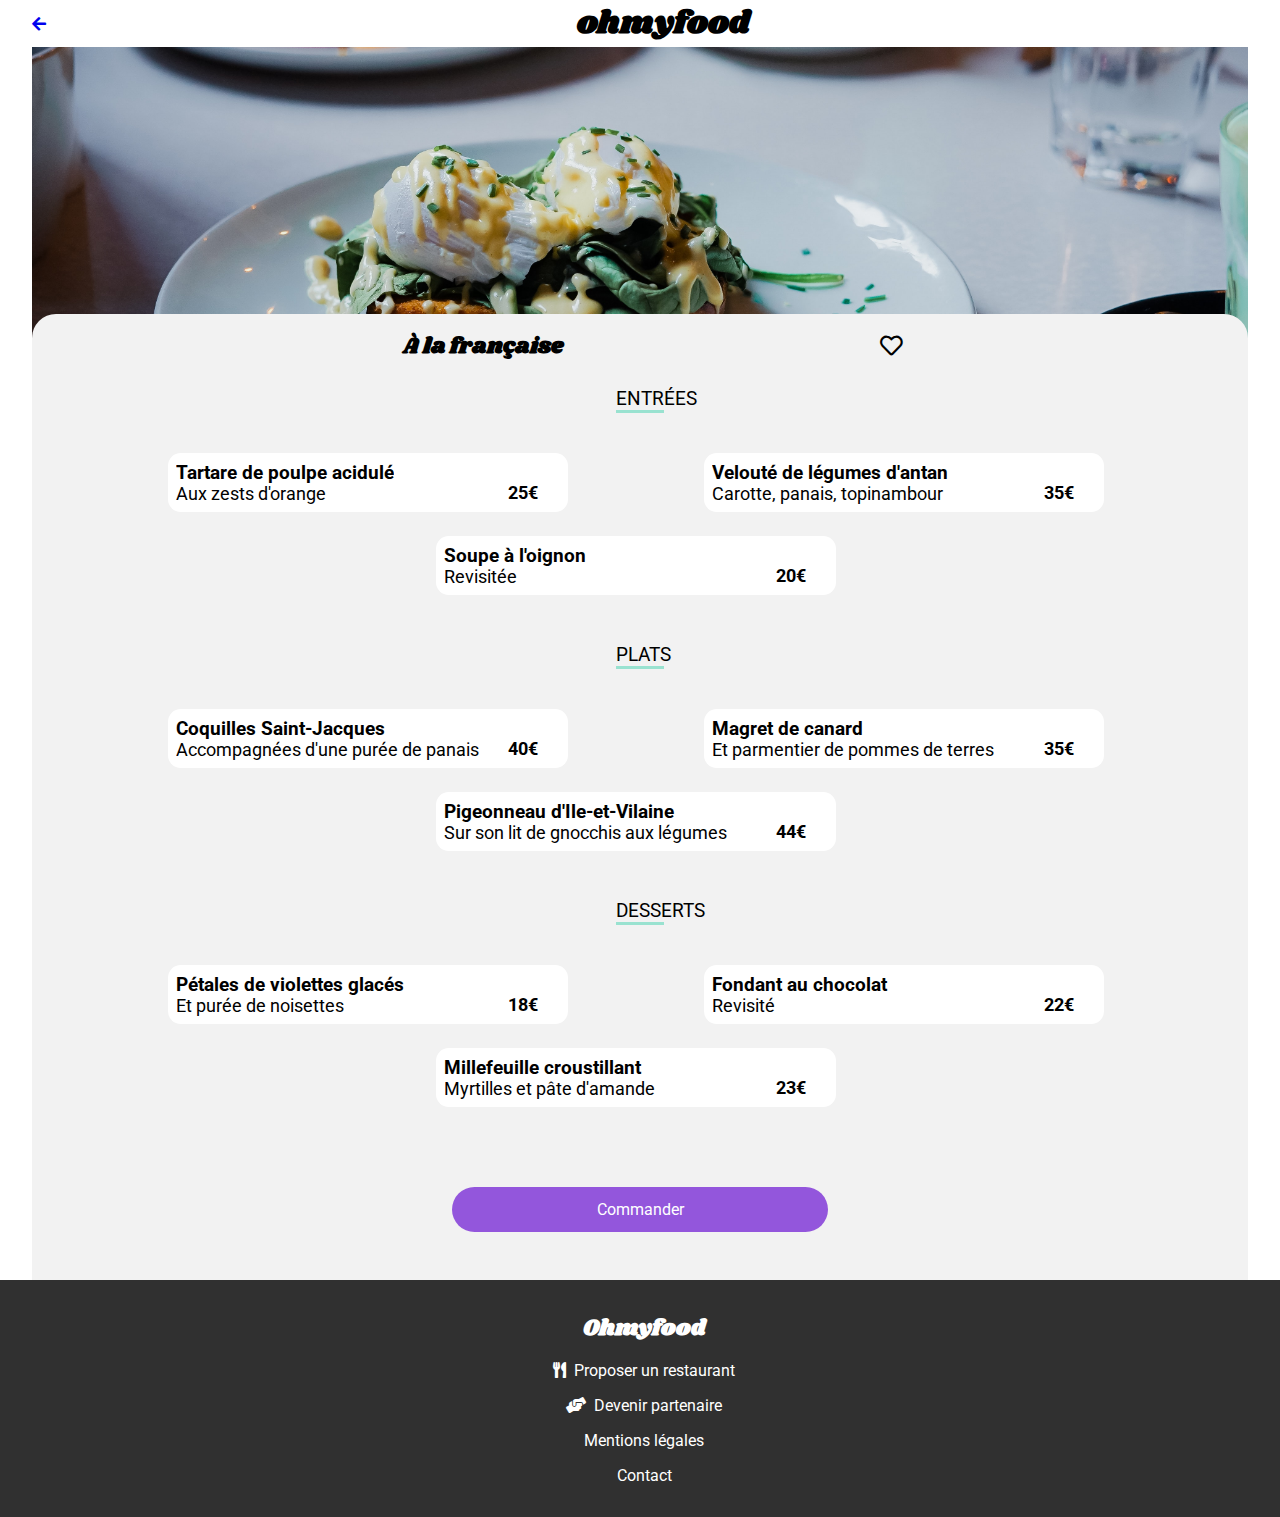
<file: Menu-Alafrançaise.html>
<!DOCTYPE html>
<html lang="fr">
<head>
    <meta charset="UTF-8">
    <meta name="viewport" content="width=device-width, initial-scale=1.0">
    <link rel="stylesheet" href="public/css/animation/animation.css">
    <link rel="stylesheet" href="public/css/menu/menu.css">
    <link rel="stylesheet" href="public/css/main/main.css">
    <link rel="stylesheet" href="public/css/responsive/responsive.css">
    <link rel="preconnect" href="https://fonts.gstatic.com">
    <link href="https://fonts.googleapis.com/css2?family=Roboto:wght@100;400&display=swap" rel="stylesheet">
    <link rel="preconnect" href="https://fonts.gstatic.com">
    <link href="https://fonts.googleapis.com/css2?family=Shrikhand&display=swap" rel="stylesheet">
    <link rel="stylesheet" href="https://cdnjs.cloudflare.com/ajax/libs/font-awesome/5.13.1/css/all.min.css"/>
    <title>A la française</title>
</head>
<body>
    <header class="header2">
        <a class="fas fa-arrow-left" href="index.html"></a>
        <h1>ohmyfood</h1>
    </header> 
    <section class="restaurant">
        <h2 hidden>restaurants</h2>
        <p><img src="public/images/toa-heftiba-DQKerTsQwi0-unsplash.jpg" alt="photo plat restaurant à la française"></p> 
        <section class="restaurant_menu"><!--PS: effets demandés voir sur doc debrief projet 3-->
            <h2 hidden>restaurant_menu</h2>
            <article class="title">
                <h2>&Agrave; la française</h2>
                <button><i class="far fa-heart"></i></button>
            </article>
            <section class="menu">
                <h2 hidden>menu</h2>
                <section class="animation animation1">
                    <h3>ENTR&Eacute;ES</h3><!--Titre pour référencement naturel-->
                    <div><!--créer div pour gérer le responsive des articles dans chaque page menu-->
                        <article class="card">
                            <h3 hidden>card</h3>
                            <article class="intitule">
                                <h4 class="suspension">Tartare de poulpe acidulé</h4>
                                <p>Aux zests d'orange</p>
                            </article>
                            <article class="sous_intitule">
                                <h4 hidden>sous_intitule</h4>
                                <p>25€</p>
                                <p class="check"><i class="fas fa-check"></i></p>
                            </article>
                        </article>
                        <article class="card">
                            <h3 hidden>card</h3>
                            <article class="intitule">
                                <h4 class="suspension">Velouté de légumes d'antan</h4>
                                <p class="suspension">Carotte, panais, topinambour</p>
                            </article>    
                            <article class="sous_intitule">
                                <h4 hidden>sous_intitule</h4>
                                <p>35€</p>
                                <p class="check"><i class="fas fa-check"></i></p>
                            </article>
                        </article>    
                        <article class="card">
                            <h3 hidden>card</h3>
                            <article class="intitule">
                                <h4>Soupe à l'oignon</h4>
                                <p>Revisitée</p>
                            </article>
                            <article class="sous_intitule">
                                <h4 hidden>sous_intitule</h4>
                                <p>20€</p>
                                <p class="check"><i class="fas fa-check"></i></p>
                            </article>    
                        </article>
                    </div>    
                </section>    
                
                <section class="animation animation2">
                    <h3>PLATS</h3>
                    <div><!--créer div pour gérer le responsive des articles dans chaque page menu-->
                        <article class="card">
                            <h3 hidden>card</h3>
                            <article class="intitule">
                                <h4 class="suspension">Coquilles Saint-Jacques</h4>
                                <p class="suspension">Accompagnées d'une purée de panais</p>
                            </article>
                            <article class="sous_intitule"> 
                                <h4 hidden>sous_intitule</h4>
                                <p>40€</p>
                                <p class="check"><i class="fas fa-check"></i></p>
                            </article>    
                        </article>
                        <article class="card">
                            <h3 hidden>card</h3>
                            <article class="intitule">
                                <h4>Magret de canard</h4>
                                <p class="suspension">Et parmentier de pommes de terres</p>
                            </article>
                            <article class="sous_intitule">
                                <h4 hidden>sous_intitule</h4>
                                <p>35€</p>
                                <p class="check"><i class="fas fa-check"></i></p>
                            </article>
                        </article>
                        <article class="card">
                            <h3 hidden>card</h3>
                            <article class="intitule">
                                <h4 class="suspension">Pigeonneau d'Ile-et-Vilaine</h4>
                                <p class="suspension">Sur son lit de gnocchis aux légumes</p>
                            </article>    
                            <article class="sous_intitule">
                                <h4 hidden>sous_intitule</h4>
                                <p>44€</p>
                                <p class="check"><i class="fas fa-check"></i></p>
                            </article>    
                        </article>
                    </div>    
                </section>

                <section class="animation animation3">
                    <h3>DESSERTS</h3>
                    <div><!--créer div pour gérer le responsive des articles dans chaque page menu-->
                        <article class="card">
                            <h3 hidden>card</h3>
                            <article class="intitule">
                                <h4 class="suspension">Pétales de violettes glacés</h4>
                                <p>Et purée de noisettes</p>
                            </article>
                            <article class="sous_intitule"> 
                                <h4 hidden>sous_intitule</h4>
                                <p>18€</p>
                                <p class="check"><i class="fas fa-check"></i></p>
                            </article>
                        </article>    
                        <article class="card">
                            <h3 hidden>card</h3>
                            <article class="intitule">
                                <h4>Fondant au chocolat</h4>
                                <p>Revisité</p>
                            </article>
                            <article class="sous_intitule">
                                <h4 hidden>sous_intitule</h4>
                                <p>22€</p>
                                <p class="check"><i class="fas fa-check"></i></p>
                            </article>
                        </article>
                        <article class="card">
                            <h3 hidden>card</h3>
                            <article class="intitule">
                                <h4>Millefeuille croustillant</h4>
                                <p>Myrtilles et pâte d'amande</p>
                            </article>
                            <article class="sous_intitule"> 
                                <h4 hidden>sous_intitule</h4> 
                                <p>23€</p>
                                <p class="check"><i class="fas fa-check"></i></p>
                            </article>  
                        </article>
                    </div>    
                </section>    
            </section>
            <p class="btn"><a href="#">Commander</a></p><!--btn idem page Accueil-->
        </section> 
    </section>
    <footer>
        <section>
            <h5>Ohmyfood</h5>
            <ul>
                <li><i class="fas fa-utensils"></i><a href="#">Proposer un restaurant</a></li>
                <li><i class="fas fa-hands-helping"></i><a href="#">Devenir partenaire</a></li>
                <li><a href="#">Mentions légales</a></li>
                <li><a href="mailto:adresse@mail.com">Contact</a></li>
            </ul>
        </section>
    </footer>
</body>
</html>
</file>
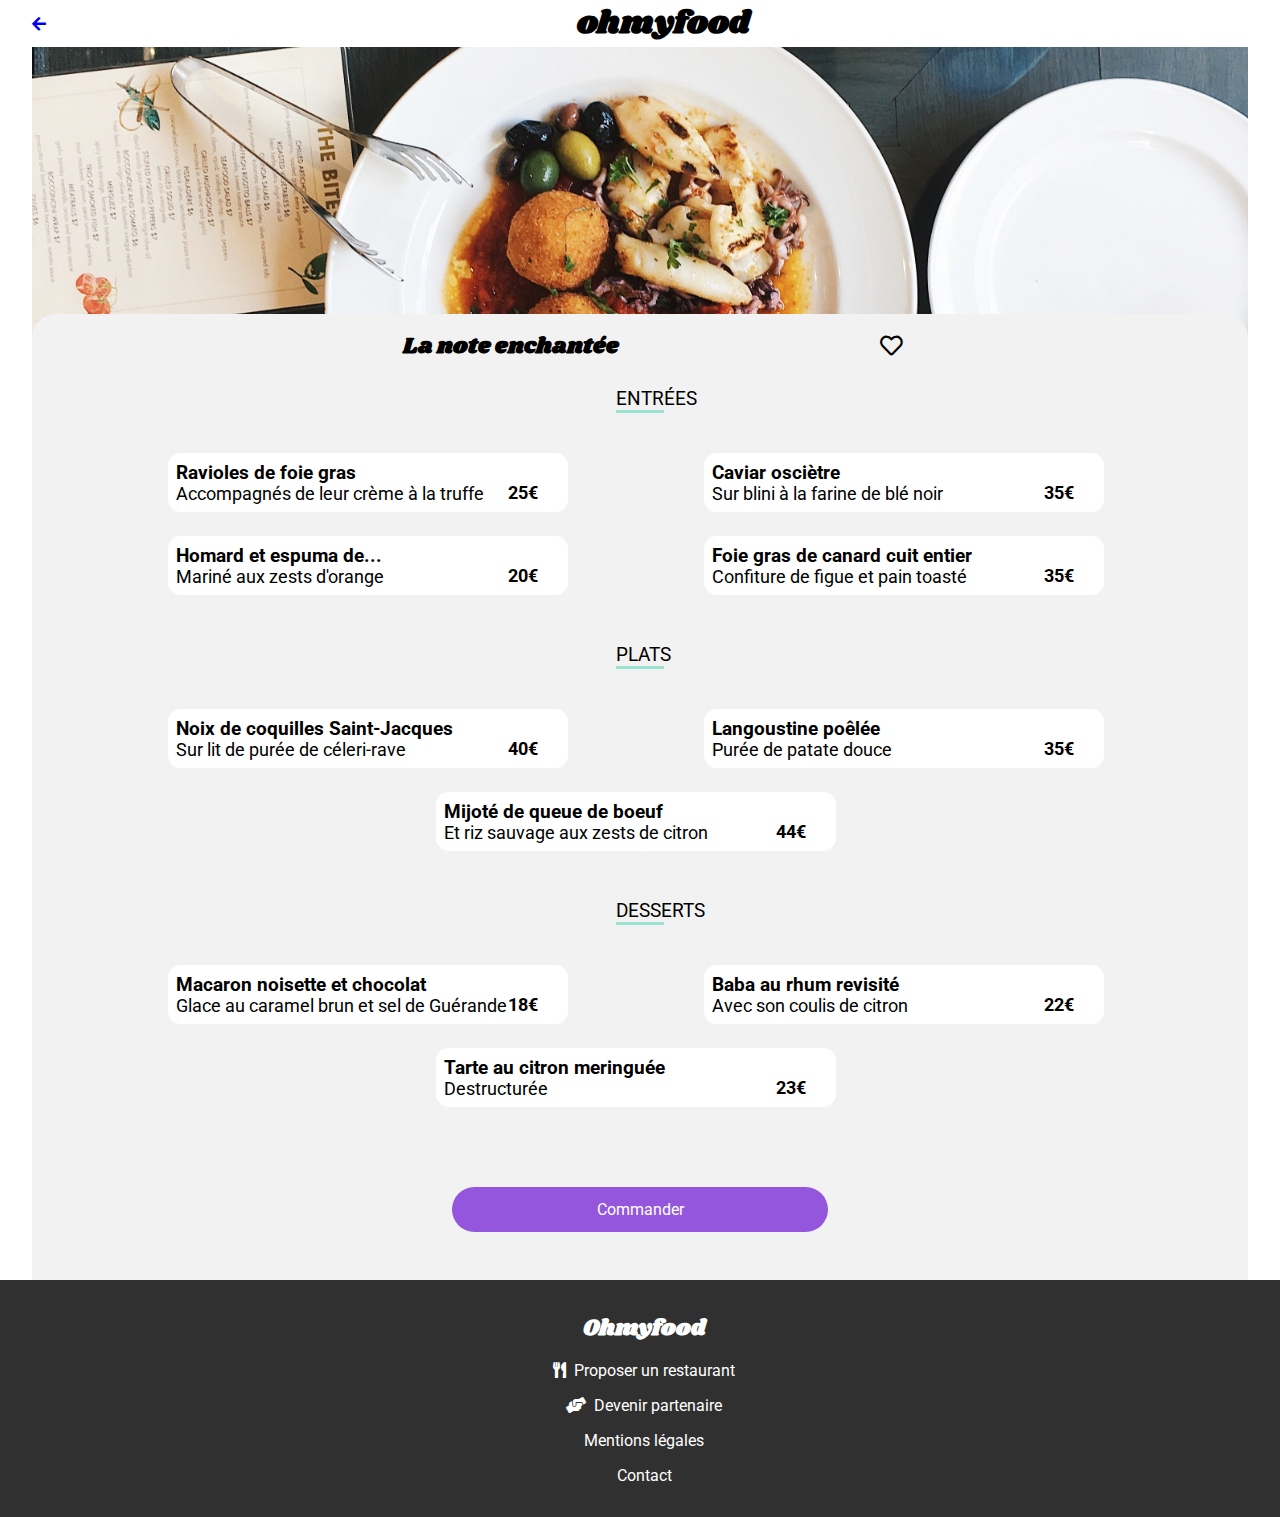
<file: Menu-Lanoteenchantée.html>
<!DOCTYPE html>
<html lang="fr">
<head>
    <meta charset="UTF-8">
    <meta name="viewport" content="width=device-width, initial-scale=1.0">
    <link rel="stylesheet" href="public/css/animation/animation.css">
    <link rel="stylesheet" href="public/css/menu/menu.css">
    <link rel="stylesheet" href="public/css/main/main.css">
    <link rel="stylesheet" href="public/css/responsive/responsive.css">
    <link rel="preconnect" href="https://fonts.gstatic.com">
    <link href="https://fonts.googleapis.com/css2?family=Roboto:wght@100;400&display=swap" rel="stylesheet">
    <link rel="preconnect" href="https://fonts.gstatic.com">
    <link href="https://fonts.googleapis.com/css2?family=Shrikhand&display=swap" rel="stylesheet">
    <link rel="stylesheet" href="https://cdnjs.cloudflare.com/ajax/libs/font-awesome/5.13.1/css/all.min.css"/>
    <title>La note enchant&eacute;e</title>
</head>
<body>
    <header class="header2">
        <a href="index.html" class="fas fa-arrow-left"></a><!--lien menant vers la page d'accueil-->
        <h1>ohmyfood</h1>
    </header> 
    <section class="restaurant">
        <h2 hidden>restaurant</h2>
        <p><img src="public/images/stil-u2Lp8tXIcjw-unsplash.jpg" alt="photo plat restaurant la note enchantée"></p> 
        <section class="restaurant_menu">
            <h2 hidden>restaurant_menu</h2>
            <article class="title">
                <h2>La note enchantée</h2>
                <button><i class="far fa-heart"></i></button>
            </article> 
            <section class="menu">
                <h2 hidden>menu</h2>
                <section class="animation animation1">
                    <h3>ENTR&Eacute;ES</h3><!--Titre au lieu de <p> pour référencement naturel-->
                    <div>
                        <article class="card">
                            <h3 hidden>card</h3>
                            <article class="intitule">
                                <h4>Ravioles de foie gras</h4><!--titre pour le référencement naturel-->
                                <p class="suspension">Accompagnés de leur crème à la truffe</p>
                            </article>
                            <article class="sous_intitule">  
                                <h4 hidden>sous_intitule</h4>
                                <p>25€</p>
                                <p class="check"><i class="fas fa-check"></i></p>
                            </article>
                        </article>    
                        <article class="card">
                            <h3 hidden>card</h3>
                            <article class="intitule">
                                <h4>Caviar osciètre</h4>
                                <p>Sur blini à la farine de blé noir</p>
                            </article>
                            <article class="sous_intitule">
                                <h4 hidden>sous_intitule</h4>
                                <p>35€</p>
                                <p class="check"><i class="fas fa-check"></i></p>   
                            </article>
                        </article>
                        <article class="card">
                            <h3 hidden>card</h3>
                            <article class="intitule">
                                <h4>Homard et espuma de...</h4>
                                <p>Mariné aux zests d'orange</p>
                            </article>
                            <article class="sous_intitule"> 
                                <h4 hidden>sous_intitule</h4>
                                <p>20€</p>
                                <p class="check"><i class="fas fa-check"></i></p>
                            </article>    
                        </article>
                        <article class="card">
                            <h3 hidden>card</h3>
                            <article class="intitule">
                                <h4 class="suspension">Foie gras de canard cuit entier</h4>
                                <p class="suspension">Confiture de figue et pain toasté</p>
                            </article>
                            <article class="sous_intitule">
                                <h4 hidden>sous_intitule</h4>
                                <p>35€</p>
                                <p class="check"><i class="fas fa-check"></i></p>
                            </article>    
                        </article>
                    </div>    
                </section>

                <section class="animation animation2">
                    <h3>PLATS</h3>
                    <div>
                        <article class="card">
                            <h3 hidden>card</h3>
                            <article class="intitule">
                                <h4 class="suspension">Noix de coquilles Saint-Jacques</h4>
                                <p class="suspension">Sur lit de purée de céleri-rave</p>
                            </article>
                            <article class="sous_intitule">
                                <h4 hidden>sous_intitule</h4>
                                <p>40€</p>
                                <p class="check"><i class="fas fa-check"></i></p>
                            </article>
                        </article>        
                        <article class="card">
                            <h3 hidden>card</h3>
                            <article class="intitule">
                                <h4>Langoustine poêlée</h4>
                                <p>Purée de patate douce</p>
                            </article>
                            <article class="sous_intitule">
                                <h4 hidden>sous_intitule</h4>
                                <p>35€</p>
                                <p class="check"><i class="fas fa-check"></i></p>    
                            </article>
                        </article>
                        <article class="card">
                            <h3 hidden>card</h3>
                            <article class="intitule">
                                <h4 class="suspension">Mijoté de queue de boeuf</h4>
                                <p class="suspension">Et riz sauvage aux zests de citron</p>
                            </article>
                            <article class="sous_intitule">
                                <h4 hidden>sous_intitule</h4>
                                <p>44€</p>
                                <p class="check"><i class="fas fa-check"></i></p>    
                            </article>
                        </article>  
                    </div>      
                </section>

                <section class=" animation animation3">
                    <h3>DESSERTS</h3>
                    <div>
                        <article class="card">
                            <h3 hidden>card</h3>
                            <article class="intitule">
                                <h4 class="suspension">Macaron noisette et chocolat</h4>
                                <p class="suspension">Glace au caramel brun et sel de Guérande</p>
                            </article>
                            <article class="sous_intitule">
                                <h4 hidden>sous_intitule</h4>
                                <p>18€</p>
                                <p class="check"><i class="fas fa-check"></i></p>
                            </article>    
                        </article>
                        <article class="card">
                            <h3 hidden>card</h3>
                            <article class="intitule">
                                <h4>Baba au rhum revisité</h4>
                                <p>Avec son coulis de citron</p>
                            </article>
                            <article class="sous_intitule">
                                <h4 hidden>sous_intitule</h4>
                                <p>22€</p>
                                <p class="check"><i class="fas fa-check"></i></p>
                            </article>    
                        </article>
                        <article class="card">
                            <h3 hidden>card</h3>
                            <article class="intitule">
                                <h4 class="suspension">Tarte au citron meringuée</h4>
                                <p>Destructurée</p>
                            </article>
                            <article class="sous_intitule">
                                <h4 hidden>sous_intitule</h4>
                                <p>23€</p>
                                <p class="check"><i class="fas fa-check"></i></p>
                            </article>      
                        </article>
                    </div>    
                </section>
            </section> 
            <p class="btn"><a href="#">Commander</a></p>
        </section>
    </section>    
    <footer>
        <section>
            <h5>Ohmyfood</h5>
            <ul>
                <li><i class="fas fa-utensils"></i><a href="#">Proposer un restaurant</a></li>
                <li><i class="fas fa-hands-helping"></i><a href="#">Devenir partenaire</a></li>
                <li><a href="#">Mentions légales</a></li>
                <li><a href="mailto:adresse@mail.com">Contact</a></li>
            </ul>
        </section>
    </footer>
</body>
</html>
</file>
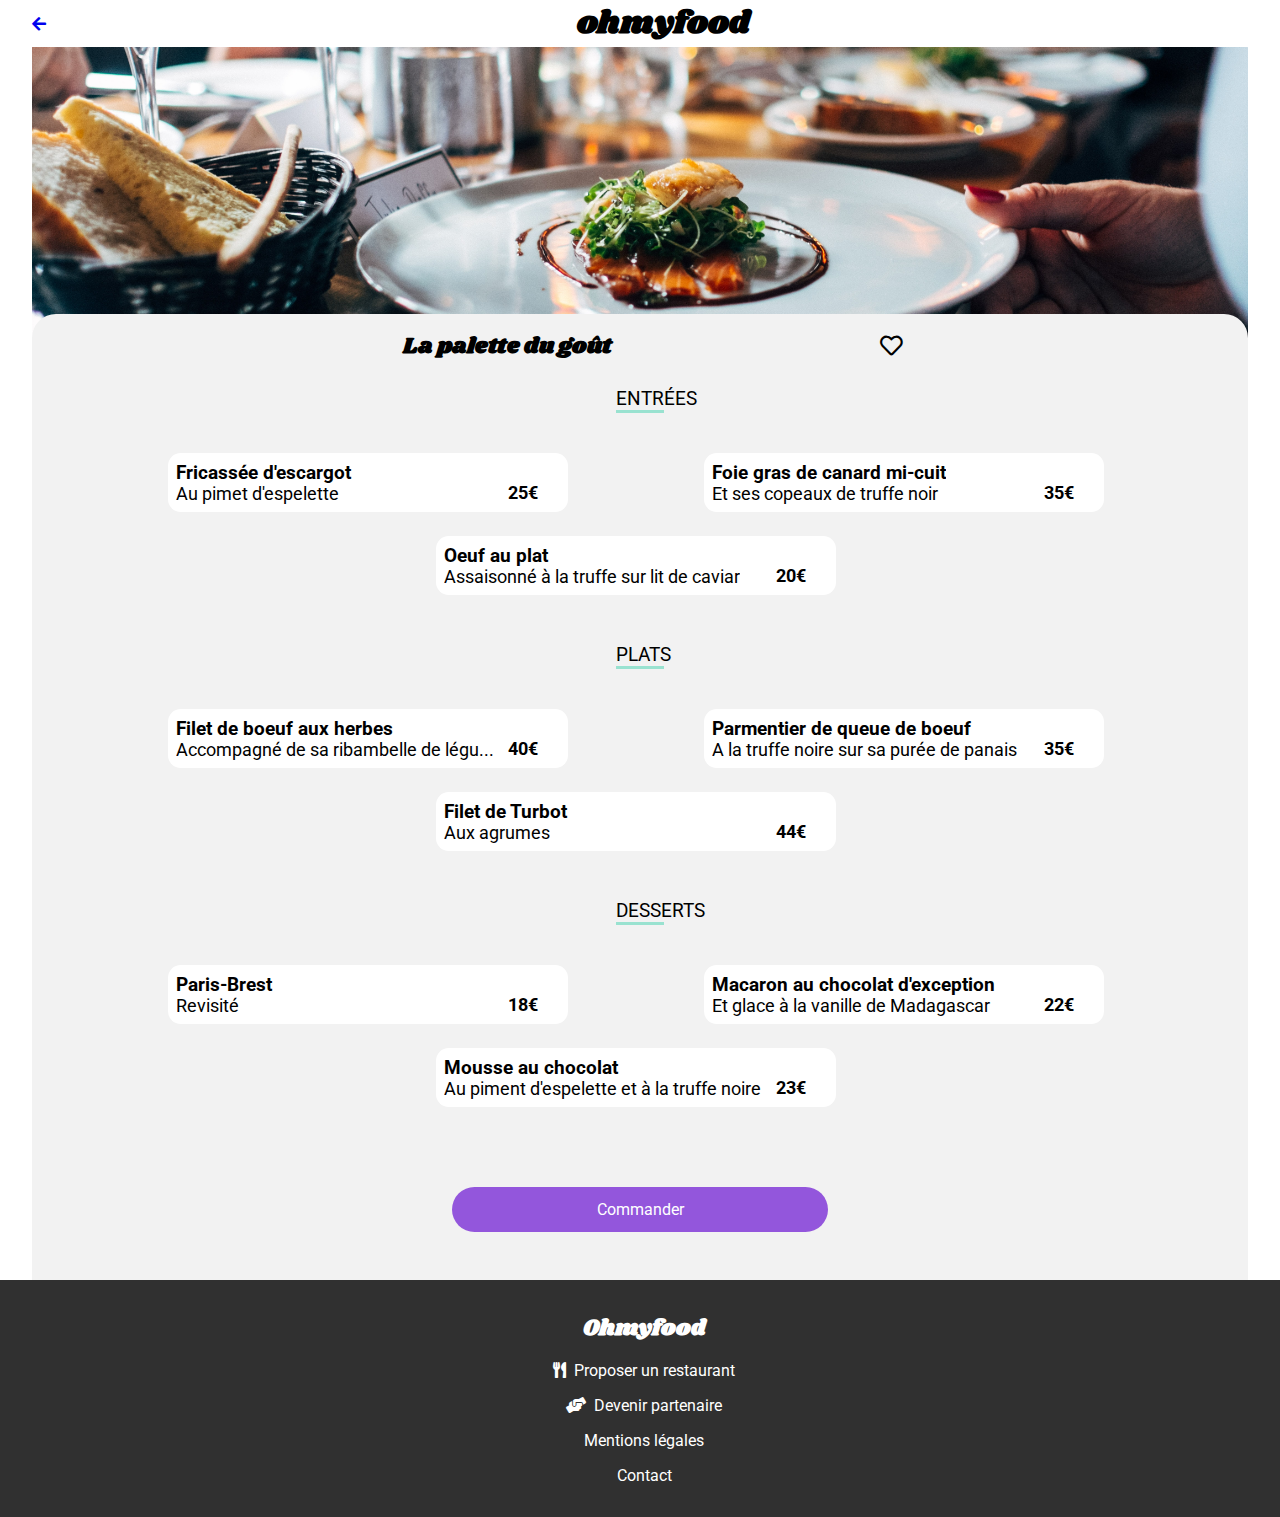
<file: Menu-Lapalettedugoût.html>
<!DOCTYPE html>
<html lang="fr">
<head>
    <meta charset="UTF-8">
    <meta name="viewport" content="width=device-width, initial-scale=1.0">
    <link rel="stylesheet" href="public/css/animation/animation.css">
    <link rel="stylesheet" href="public/css/menu/menu.css">
    <link rel="stylesheet" href="public/css/main/main.css">
    <link rel="stylesheet" href="public/css/responsive/responsive.css">
    <link rel="preconnect" href="https://fonts.gstatic.com">
    <link href="https://fonts.googleapis.com/css2?family=Roboto:wght@100;400&display=swap" rel="stylesheet">
    <link rel="preconnect" href="https://fonts.gstatic.com">
    <link href="https://fonts.googleapis.com/css2?family=Shrikhand&display=swap" rel="stylesheet">
    <link rel="stylesheet" href="https://cdnjs.cloudflare.com/ajax/libs/font-awesome/5.13.1/css/all.min.css"/>
    <title>La palette du go&ucirc;t</title>
</head>
<body>
    <header class="header2">
        <a href="index.html" class="fas fa-arrow-left"></a><!--lien menant vers la page d'accueil-->
        <h1>ohmyfood</h1>
    </header> 
    <section class="restaurant">
        <h2 hidden>restaurant</h2>
        <p><img src="public/images/jay-wennington-N_Y88TWmGwA-unsplash.jpg" alt="photo plat restaurant la palette du goût"></p> 
        <section class="restaurant_menu"><!--PS: effets demandés voir sur doc debrief projet 3-->
            <h2 hidden>restaurant_menu</h2>
            <article class="title">
                <h2>La palette du goût</h2>
                <button><i class="far fa-heart"></i></button>
            </article> 
            <section class="menu">
                <h2 hidden>menu</h2>
                <section class="animation animation1">
                    <h3>ENTR&Eacute;ES</h3> <!--Les h3 et h4 utilisés sont pour le référencement naturel-->
                    <div>
                        <article class="card">
                            <h3 hidden>card</h3>
                            <article class="intitule">
                                <h4>Fricassée d'escargot</h4>
                                <p>Au pimet d'espelette</p>
                            </article>
                            <article class="sous_intitule">
                                <h4 hidden>sous_intitule</h4>
                                <p>25€</p>
                                <p class="check"><i class="fas fa-check"></i></p>   
                            </article>
                        </article>    
                        <article class="card">
                            <h3 hidden>card</h3>
                            <article class="intitule">
                                <h4 class="suspension">Foie gras de canard mi-cuit</h4>
                                <p class="suspension">Et ses copeaux de truffe noir</p>
                            </article>
                            <article class="sous_intitule"> 
                                <h4 hidden>sous_intitule</h4> 
                                <p>35€</p>
                                <p class="check"><i class="fas fa-check"></i></p>
                            </article>      
                        </article>
                        <article class="card">
                            <h3 hidden>card</h3>
                            <article class="intitule">
                                <h4>Oeuf au plat</h4>
                                <p class="suspension">Assaisonné à la truffe sur lit de caviar</p>
                            </article>
                            <article class="sous_intitule">
                                <h4 hidden>sous_intitule</h4>
                                <p>20€</p>
                                <p class="check"><i class="fas fa-check"></i></p>
                            </article>     
                        </article>
                    </div>    
                </section>

                <section class="animation animation2">
                    <h3>PLATS</h3>
                    <div>
                        <article class="card">
                            <h3 hidden>card</h3>
                            <article class="intitule">
                                <h4 class="suspension">Filet de boeuf aux herbes</h4>
                                <p class="suspension">Accompagné de sa ribambelle de légu...</p>
                            </article>
                            <article class="sous_intitule">
                                <h4 hidden>sous_intitule</h4>
                                <p>40€</p>
                                <p class="check"><i class="fas fa-check"></i></p>
                            </article>    
                        </article>
                        <article class="card">
                            <h3 hidden>card</h3>
                            <article class="intitule">
                                <h4 class="suspension">Parmentier de queue de boeuf</h4>
                                <p class="suspension">A la truffe noire sur sa purée de panais</p>
                            </article>
                            <article class="sous_intitule"> 
                                <h4 hidden>sous_intitule</h4>
                                <p>35€</p>
                                <p class="check"><i class="fas fa-check"></i></p>
                            </article>     
                        </article>
                        <article class="card">
                            <h3 hidden>card</h3>
                            <article class="intitule">
                                <h4>Filet de Turbot</h4>
                                <p>Aux agrumes</p>
                            </article>
                            <article class="sous_intitule">  
                                <h4 hidden>sous_intitule</h4>
                                <p>44€</p>
                                <p class="check"><i class="fas fa-check"></i></p>
                            </article>    
                        </article>
                    </div>    
                </section>

                <section class="animation animation3">
                    <h3>DESSERTS</h3>
                    <div>
                        <article class="card">
                            <h3 hidden>card</h3>
                            <article class="intitule">
                                <h4>Paris-Brest</h4>
                                <p>Revisité</p>
                            </article>
                            <article class="sous_intitule"> 
                                <h4 hidden>sous_intitule</h4>  
                                <p>18€</p>
                                <p class="check"><i class="fas fa-check"></i></p>
                            </article>    
                        </article>   
                        <article class="card">
                            <h3 hidden>card</h3>
                            <article class="intitule">
                                <h4 class="suspension">Macaron au chocolat d'exception</h4>
                                <p class="suspension">Et glace à la vanille de Madagascar</p>
                            </article>    
                            <article class="sous_intitule">
                                <h4 hidden>sous_intitule</h4>
                                <p>22€</p>
                                <p class="check"><i class="fas fa-check"></i></p>
                            </article>      
                        </article>
                        <article class="card">
                            <h3 hidden>card</h3>
                            <article class="intitule">
                                <h4>Mousse au chocolat</h4>
                                <p class="suspension">Au piment d'espelette et à la truffe noire</p>
                            </article>
                            <article class="sous_intitule">
                                <h4 hidden>sous_intitule</h4>
                                <p>23€</p>
                                <p class="check"><i class="fas fa-check"></i></p>
                            </article>        
                        </article>
                    </div>    
                </section>
            </section>    
            <p class="btn"><a href="#">Commander</a></p>
        </section> 
    </section>
    <footer>
        <section>
            <h5>Ohmyfood</h5>
            <ul>
                <li><i class="fas fa-utensils"></i><a href="#">Proposer un restaurant</a></li>
                <li><i class="fas fa-hands-helping"></i><a href="#">Devenir partenaire</a></li>
                <li><a href="#">Mentions légales</a></li>
                <li><a href="mailto:adresse@mail.com">Contact</a></li>
            </ul>
        </section>
    </footer>
</body>
</html>
</file>
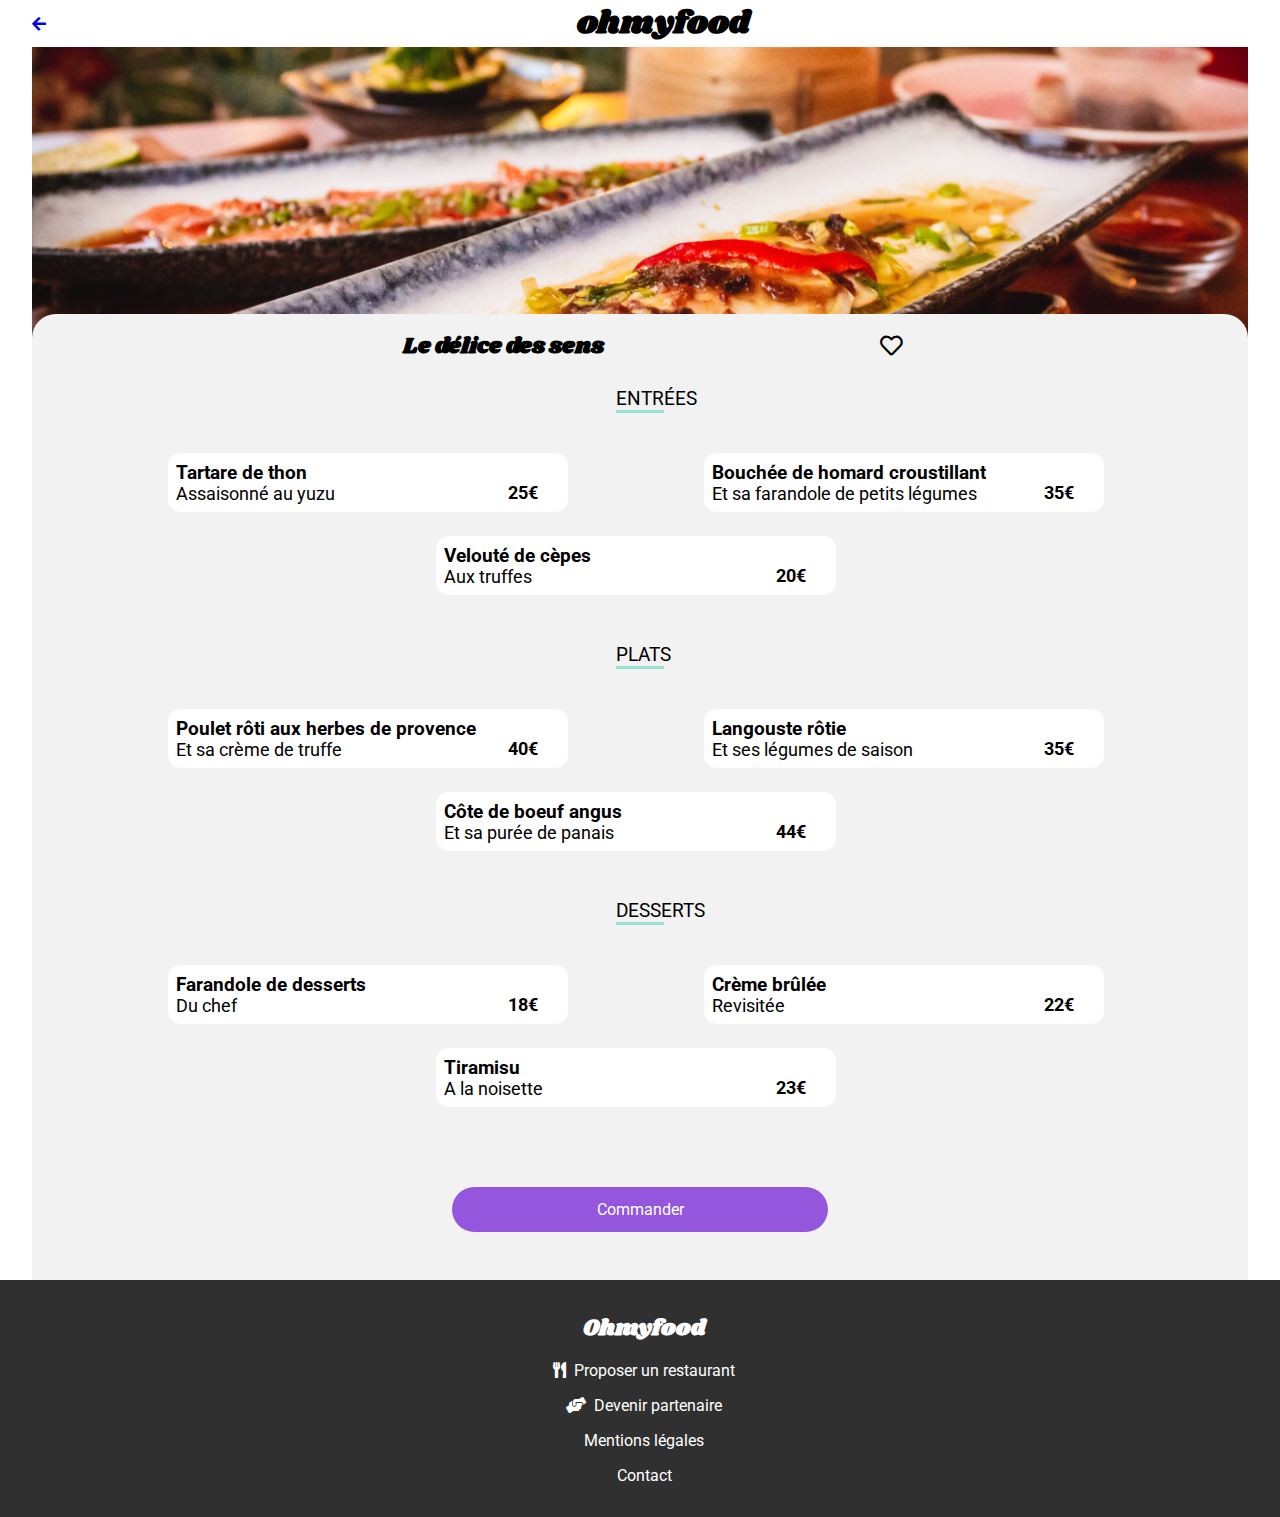
<file: Menu-Ledélicedessens.html>
<!DOCTYPE html>
<html lang="fr">
<head>
    <meta charset="UTF-8">
    <meta name="viewport" content="width=device-width, initial-scale=1.0">
    <link rel="stylesheet" href="public/css/animation/animation.css">
    <link rel="stylesheet" href="public/css/menu/menu.css">
    <link rel="stylesheet" href="public/css/main/main.css">
    <link rel="stylesheet" href="public/css/responsive/responsive.css">
    <link rel="preconnect" href="https://fonts.gstatic.com">
    <link href="https://fonts.googleapis.com/css2?family=Roboto:wght@100;400&display=swap" rel="stylesheet">
    <link rel="preconnect" href="https://fonts.gstatic.com">
    <link href="https://fonts.googleapis.com/css2?family=Shrikhand&display=swap" rel="stylesheet">
    <link rel="stylesheet" href="https://cdnjs.cloudflare.com/ajax/libs/font-awesome/5.13.1/css/all.min.css"/>
    <title>Le délice des sens</title>
</head>
<body>
    <header class="header2">
        <a href="index.html" class="fas fa-arrow-left"></a><!--lien menant vers la page d'accueil-->
        <h1>ohmyfood</h1>
    </header> 
    <section class="restaurant">
        <h2 hidden>restaurant</h2>
        <p><img src="public/images/louis-hansel-shotsoflouis-qNBGVyOCY8Q-unsplash.jpg" alt="photo plat restaurant le délice des sens"></p> 
        <section class="restaurant_menu">
            <h2 hidden>restaurant_menu</h2>
            <article class="title">
                <h2>Le délice des sens</h2>
                <button><i class="far fa-heart"></i></button>
            </article>    
            <section class="menu">
                <h2 hidden>menu></h2>
                <section class="animation animation1"> <!--Cette class sert pour les effets en decalage en groupe "entree/plat/dessert"-->
                    <h3>ENTR&Eacute;ES</h3><!--h3 et h4 utilisés pour le référencement-->
                    <div>
                        <article class="card">
                            <h3 hidden>card</h3>
                            <article class="intitule">
                                <h4>Tartare de thon</h4>
                                <p>Assaisonné au yuzu</p>
                            </article>
                            <article class="sous_intitule">
                                <h4 hidden>sous_intitule</h4>
                                <p>25€</p>
                                <p class="check"><i class="fas fa-check"></i></p>
                            </article>      
                        </article> 
                        <article class="card">
                            <h3 hidden>card</h3>
                            <article class="intitule">
                                <h4 class="suspension">Bouchée de homard croustillant</h4>
                                <p class="suspension">Et sa farandole de petits légumes</p>
                            </article>
                            <article class="sous_intitule">
                                <h4 hidden>sous_intitule</h4>
                                <p>35€</p>
                                <p class="check"><i class="fas fa-check"></i></p>
                            </article>    
                        </article>
                        <article class="card">
                            <h3 hidden>card</h3>
                            <article class="intitule">
                                <h4>Velouté de cèpes</h4>
                                <p>Aux truffes</p>
                            </article>
                            <article class="sous_intitule">  
                                <h4 hidden>sous_intitule</h4>
                                <p>20€</p>
                                <p class="check"><i class="fas fa-check"></i></p>
                            </article>    
                        </article>
                    </div>    
                </section>

                <section class="animation animation2">
                    <h3>PLATS</h3>
                    <div>
                        <article class="card">
                            <h3 hidden>card</h3>
                            <article class="intitule">
                                <h4>Poulet rôti aux herbes de provence</h4>
                                <p>Et sa crème de truffe</p>
                            </article>
                            <article class="sous_intitule">
                                <h4 hidden>sous_intitule</h4>
                                <p>40€</p>
                                <p class="check"><i class="fas fa-check"></i></p>
                            </article>     
                        </article>
                        <article class="card">
                            <h3 hidden>card</h3>
                            <article class="intitule">
                                <h4>Langouste rôtie</h4>
                                <p>Et ses légumes de saison</p>
                            </article>
                            <article class="sous_intitule"> 
                                <h4 hidden>sous_intitule</h4>
                                <p>35€</p>
                                <p class="check"><i class="fas fa-check"></i></p>
                            </article> 
                        </article>
                        <article class="card">
                            <h3 hidden>card</h3>
                            <article class="intitule">
                                <h4>Côte de boeuf angus</h4>
                                <p>Et sa purée de panais</p>
                            </article>
                            <article class="sous_intitule">
                                <h4 hidden>sous_intitule</h4>
                                <p>44€</p>
                                <p class="check"><i class="fas fa-check"></i></p>
                            </article>    
                        </article>
                    </div>    
                </section>

                <section class="animation animation3">
                    <h3>DESSERTS</h3>
                    <div>
                        <article class="card">
                            <h3 hidden>card</h3>
                            <article class="intitule">
                                <h4>Farandole de desserts</h4>
                                <p>Du chef</p>
                            </article>
                            <article class="sous_intitule"> 
                                <h4 hidden>sous_intitule</h4>
                                <p>18€</p>
                                <p class="check"><i class="fas fa-check"></i></p>
                            </article> 
                        </article>
                        <article class="card">
                            <h3 hidden>card</h3>
                            <article class="intitule">
                                <h4>Crème brûlée</h4>
                                <p>Revisitée</p>
                            </article>
                            <article class="sous_intitule"> 
                                <h4 hidden>sous_intitule</h4>  
                                <p>22€</p>
                                <p class="check"><i class="fas fa-check"></i></p>
                            </article>    
                        </article>
                        <article class="card">
                            <h3 hidden>card</h3>
                            <article class="intitule">
                                <h4>Tiramisu</h4>
                                <p>A la noisette</p>
                            </article>
                            <article class="sous_intitule">   
                                <h4 hidden>sous_intitule</h4>
                                <p>23€</p>
                                <p class="check"><i class="fas fa-check"></i></p>
                            </article>       
                        </article>
                    </div>    
                </section>
            </section> 
            <p class="btn"><a href="#">Commander</a></p>
        </section>    
    </section>
    <footer>
        <section>
            <h5>Ohmyfood</h5>
            <ul>
                <li><i class="fas fa-utensils"></i><a href="#">Proposer un restaurant</a></li>
                <li><i class="fas fa-hands-helping"></i><a href="#">Devenir partenaire</a></li>
                <li><a href="#">Mentions légales</a></li>
                <li><a href="mailto:adresse@mail.com">Contact</a></li>
            </ul>
        </section>
    </footer>
</body>
</file>
<file: public/css/animation/animation.css>
@charset "UTF-8";
/* Au survol, les boutons devront légèrement s'éclaircir */
.btn {
  margin: 2em 3em 0 3em;
  border-radius: 40px;
  background: #9356DC radial-gradient(circle, transparent 1%, #9356DC 1%) center/15000%;
  padding: 0.8em;
  text-align: center;
  -webkit-transition: background 3s;
  transition: background 3s;
}

.btn:hover {
  background-color: #FF79DA;
  background-size: 100%;
}

.btn a {
  color: white;
}

/* Décalage dans le temps par groupe du Menu: Entrée/Plats/Desserts */
.animation {
  -webkit-animation: opacity 4s;
          animation: opacity 4s;
  -webkit-animation-fill-mode: both;
          animation-fill-mode: both;
}

@-webkit-keyframes opacity {
  from {
    opacity: 0;
  }
  to {
    opacity: 1;
  }
}

@keyframes opacity {
  from {
    opacity: 0;
  }
  to {
    opacity: 1;
  }
}

.animation1 {
  /* Section Entree */
  -webkit-animation-delay: 1000ms;
          animation-delay: 1000ms;
}

.animation2 {
  /* Section Plats */
  -webkit-animation-delay: 2500ms;
          animation-delay: 2500ms;
}

.animation3 {
  /* Section Desserts */
  -webkit-animation-delay: 3500ms;
          animation-delay: 3500ms;
}

/* Au clic, effet texte rogné avec ... et apparition de l'icône check */
.fa-check {
  /*design icône */
  width: 1em;
  border: solid #99E2D0 1px;
  border-radius: 50%;
  padding: 0.3em;
  color: #99E2D0;
  background-color: white;
  opacity: 0;
}

.card:hover .fa-check {
  /*effet rotate de l'icône */
  -webkit-animation: rotate 1s;
          animation: rotate 1s;
  -webkit-animation-fill-mode: both;
          animation-fill-mode: both;
}

@-webkit-keyframes rotate {
  to {
    -webkit-transform: rotate(360deg);
            transform: rotate(360deg);
    opacity: 1;
  }
}

@keyframes rotate {
  to {
    -webkit-transform: rotate(360deg);
            transform: rotate(360deg);
    opacity: 1;
  }
}

.card:hover .check {
  /* parent de l'icône sur fond vert */
  -webkit-animation: padding 1s;
          animation: padding 1s;
  -webkit-animation-fill-mode: both;
          animation-fill-mode: both;
}

@-webkit-keyframes padding {
  to {
    background-color: #99E2D0;
    border-radius: 0 0.8em 0.8em 0;
    padding: 0 0.8em;
    margin-left: 0.5em;
  }
}

@keyframes padding {
  to {
    background-color: #99E2D0;
    border-radius: 0 0.8em 0.8em 0;
    padding: 0 0.8em;
    margin-left: 0.5em;
  }
}

.card:hover .suspension {
  /* effet texte rogné par les ..., propriétés de .suspension cf menu.css */
  -webkit-animation: ellipsis 1s;
          animation: ellipsis 1s;
  width: 230px;
  -webkit-animation-fill-mode: both;
          animation-fill-mode: both;
}

@-webkit-keyframes ellipsis {
  to {
    text-overflow: ellipsis;
    width: 200px;
  }
}

@keyframes ellipsis {
  to {
    text-overflow: ellipsis;
    width: 200px;
  }
}

.loader {
  /* Load spinner sur la page Accueil */
  display: -webkit-box;
  display: -ms-flexbox;
  display: flex;
  -webkit-box-pack: center;
      -ms-flex-pack: center;
          justify-content: center;
  -webkit-box-align: center;
      -ms-flex-align: center;
          align-items: center;
  width: 100%;
  height: 100%;
  position: absolute;
}

.loader div {
  margin-top: 7em;
  font-size: 2em;
  font-weight: bold;
  color: #FF79DA;
  font-family: shrikhand;
  -webkit-animation: load 3s;
          animation: load 3s;
  -webkit-animation-fill-mode: both;
          animation-fill-mode: both;
  opacity: 0;
}

@-webkit-keyframes load {
  1% {
    opacity: 1;
  }
  35% {
    color: #9356DC;
    -webkit-transform: scale(1.5);
            transform: scale(1.5);
  }
  65% {
    color: #99E2D0;
    -webkit-transform: scale(2);
            transform: scale(2);
  }
}

@keyframes load {
  1% {
    opacity: 1;
  }
  35% {
    color: #9356DC;
    -webkit-transform: scale(1.5);
            transform: scale(1.5);
  }
  65% {
    color: #99E2D0;
    -webkit-transform: scale(2);
            transform: scale(2);
  }
}

.header1, main, .footer1 {
  /* Opacité body pour le load spinner et donner class pour que l'animation soit sur la page accueil */
  -webkit-animation: disparition 2s;
          animation: disparition 2s;
  -webkit-animation-delay: 2s;
          animation-delay: 2s;
  -webkit-animation-fill-mode: both;
          animation-fill-mode: both;
  opacity: 0;
}

@-webkit-keyframes disparition {
  to {
    opacity: 1;
  }
}

@keyframes disparition {
  to {
    opacity: 1;
  }
}

button i::before {
  /* effet de remplissage pour les boutons en coeur sur la page accueil et page menu */
  content: "";
  font-weight: lighter;
  -webkit-transition: all 2.5s ease-out;
  transition: all 2.5s ease-out;
}

button i:hover::before {
  font-weight: bold;
  color: #9356DC;
}
/*# sourceMappingURL=animation.css.map */
</file>
<file: public/css/menu/menu.css>
@charset "UTF-8";
.restaurant {
  display: -webkit-box;
  display: -ms-flexbox;
  display: flex;
  -webkit-box-orient: vertical;
  -webkit-box-direction: normal;
      -ms-flex-direction: column;
          flex-direction: column;
}

.restaurant img {
  height: 180px;
  width: 100%;
  -o-object-fit: cover;
     object-fit: cover;
}

.restaurant_menu {
  background-color: #f2f2f2;
  margin-top: -2.3em;
  padding: 1em 0.5em 3em 0.5em;
  border-radius: 1.5em 1.5em 0 0;
  display: -webkit-box;
  display: -ms-flexbox;
  display: flex;
  -webkit-box-orient: vertical;
  -webkit-box-direction: normal;
      -ms-flex-direction: column;
          flex-direction: column;
}

.restaurant_menu .title {
  /* Ps: styliser icône */
  display: -webkit-box;
  display: -ms-flexbox;
  display: flex;
  -webkit-box-pack: justify;
      -ms-flex-pack: justify;
          justify-content: space-between;
  -webkit-box-align: center;
      -ms-flex-align: center;
          align-items: center;
  margin-right: 1.4em;
}

.restaurant_menu .title h2 {
  font-family: shrikhand;
  font-size: 1.4rem;
}

.restaurant_menu .title i {
  background-color: #f2f2f2;
}

.restaurant_menu .btn {
  margin: 2em 3em 0 3em;
}

.restaurant .menu .animation {
  margin-top: 1.5em;
  display: -webkit-box;
  display: -ms-flexbox;
  display: flex;
  -webkit-box-orient: vertical;
  -webkit-box-direction: normal;
      -ms-flex-direction: column;
          flex-direction: column;
}

.restaurant .menu .animation h3 {
  border-bottom: 0.2em solid #99E2D0;
  width: 2.5em;
  font-weight: 400;
  font-size: 1.2em;
}

.restaurant .menu .animation .card {
  display: -webkit-box;
  display: -ms-flexbox;
  display: flex;
  -webkit-box-pack: justify;
      -ms-flex-pack: justify;
          justify-content: space-between;
  margin-top: 0.5em;
  cursor: pointer;
  background-color: white;
  border-radius: 0.8em;
}

.restaurant .menu .animation .card .intitule {
  padding: 0.5em 0 0.5em 0.5em;
}

.restaurant .menu .animation .card .intitule .suspension {
  /* cf: animation.scss pour créer l'effet rogné par les...*/
  overflow: hidden;
  white-space: nowrap;
}

.restaurant .menu .animation .card .sous_intitule {
  display: -webkit-box;
  display: -ms-flexbox;
  display: flex;
}

.restaurant .menu .animation .card .sous_intitule p:nth-child(2) {
  font-weight: bold;
  -ms-flex-item-align: end;
      align-self: flex-end;
  padding-bottom: 0.5em;
}

.restaurant .menu .animation .card .sous_intitule p:nth-child(3) {
  display: -webkit-box;
  display: -ms-flexbox;
  display: flex;
  -webkit-box-align: center;
      -ms-flex-align: center;
          align-items: center;
}
/*# sourceMappingURL=menu.css.map */
</file>
<file: public/css/main/main.css>
@charset "UTF-8";
/* Main constitué des points communs entre la Page Accueil et les Pages du menu: header/footer/font-family/size */
body {
  min-width: 310px;
}

* {
  margin: 0;
  padding: 0;
}

header {
  text-align: center;
}

h1 {
  font-size: 2em;
}

.header2 {
  display: -webkit-box;
  display: -ms-flexbox;
  display: flex;
  -webkit-box-align: center;
      -ms-flex-align: center;
          align-items: center;
}

.header2 h1 {
  width: 100%;
}

.header2 a {
  margin-left: 0.5em;
}

footer {
  padding: 2em 0 2em 0.5em;
  background-color: #303030;
}

footer section {
  display: -webkit-box;
  display: -ms-flexbox;
  display: flex;
  -webkit-box-orient: vertical;
  -webkit-box-direction: normal;
      -ms-flex-direction: column;
          flex-direction: column;
}

footer section * {
  color: white;
}

footer section h5 {
  font-size: 1.4em;
}

footer section ul {
  display: -webkit-box;
  display: -ms-flexbox;
  display: flex;
  -webkit-box-orient: vertical;
  -webkit-box-direction: normal;
      -ms-flex-direction: column;
          flex-direction: column;
  list-style: none;
}

footer section ul li {
  margin-top: 1em;
}

footer section ul li i {
  margin-right: 0.5em;
}

button {
  /* ça renvoit à la stylisation des coeurs présents sur toutes les pages pour créer effet de remplissage */
  border: none;
}

button i {
  cursor: pointer;
  font-size: 1.7em;
}

button:focus {
  outline: 0;
}

h1, h5 {
  font-family: shrikhand;
}

p, a, h2, h3, h4 {
  font-family: roboto;
  text-decoration: none;
}

.card p, .resto_name p {
  /* ciblage du sous-intitule de chaque carte de la page Accueil et page du Menu */
  font-size: clamp(0.8rem, 2vw, 1.1rem);
}

h4 {
  /* ciblage du titre de chaque carte de la page Accueil et page du Menu */
  font-size: clamp(0.9rem, 2vw, 1.2rem);
}
/*# sourceMappingURL=main.css.map */
</file>
<file: public/css/responsive/responsive.css>
@media screen and (min-width: 768px){
    .restaurants_carte{ /* carte de la page Accueil */
        margin-left: 5em;
        margin-right: 5em;
    }
    .restaurants img{ /* Images de la page accueil */
        height: 200px;
    }
    .sous_titre{ /* h3 de la page Accueil */
        text-align: center;
    }
    .filtres li{
        margin-left: 5em;
        margin-right: 5em;
    }
    .filtres span{ /* chiffres 1,2,3 mentionnés sur les filtres de la page accueil*/
        margin-left: 5em;
    }
    .restaurant img{ /* Image en tête de page sur la page Menu */
        height: 300px;
    }
    .title{ /* article contenant le titre h2 du restaurant et le coeur du menu*/
        margin-left: 3em;
        padding-right: 3.5em;
    }
    .animation{ /* carte des restaurants de la page des menus */
        margin: 0 3em;
    }
    .card{ /* les entrées, plats et desserts */
        margin-bottom: 1em;
    }
    footer section{
        align-items: center;
    }
    footer ul{
        align-items: center;
    }
}

@media screen and (min-width: 992px){
    .header2 a{
        margin-left: 2em;
    }
    body{
        margin: 0 2em;
    }
    .restaurants{ /* conteneur des cartes de la page accueil */
        flex-direction: row;
        flex-wrap: wrap;
        justify-content: center;
        padding-left: 0;
        padding-right: 0;
    }
    .restaurants h3{
        width: 100%;
    }
    .restaurants_carte{ 
        width: 300px;
        margin-top: 1em;
    }
    .filtres li{
        margin-left: 10em;
        margin-right: 10em;
    }
    .filtres span{
        margin-left: 10em;
    }
    .animation{
        margin-top: 1em;
    }
    div{ /* bloc contenant toutes les entrées, les plats et les desserts */
        margin-top: 2em;
        display: flex;
        justify-content: space-between;
        flex-wrap: wrap;
    }
    .card{ 
        width: 400px;
    }
    .restaurant_menu .btn{
        align-self:flex-end;
        width: 350px;
    }
}

@media screen and (min-width: 1200px){
    body{
        margin: 0;
    }
    .filtres li{ /* barre de recherche, localisation, restaurant de la page accueil */
        margin-left: 25em;
        margin-right: 25em;
    }
    .filtres span{
        margin-left: 25em;
    }
    .restaurants_carte{ /* Carte de la page Accueil */
        width: 230px;
    }
    .restaurant{ /* Conteneur de la Page Menu */
        margin: 0 2em;
    }
    .title{ /* Titre du restaurant et le coeur de la page menu*/
        width: 500px;
        align-self: center;
        padding: 0;
    }
    div{ /* bloc contenant les entrees, plats puis les deserts */
        justify-content: space-evenly;
    }
    .card{ /* élément contenant une entrée ou un plat etc.. */
        margin-right: 0.5em;
    }
    .animation{ /* Entrees, plats et desserts centrés */
        align-items: center;
        margin: 2em 0;
    }
    .restaurant_menu .btn{ /* bouton commander */
        align-self:center;
        width: 350px;
    }
}
</file>
